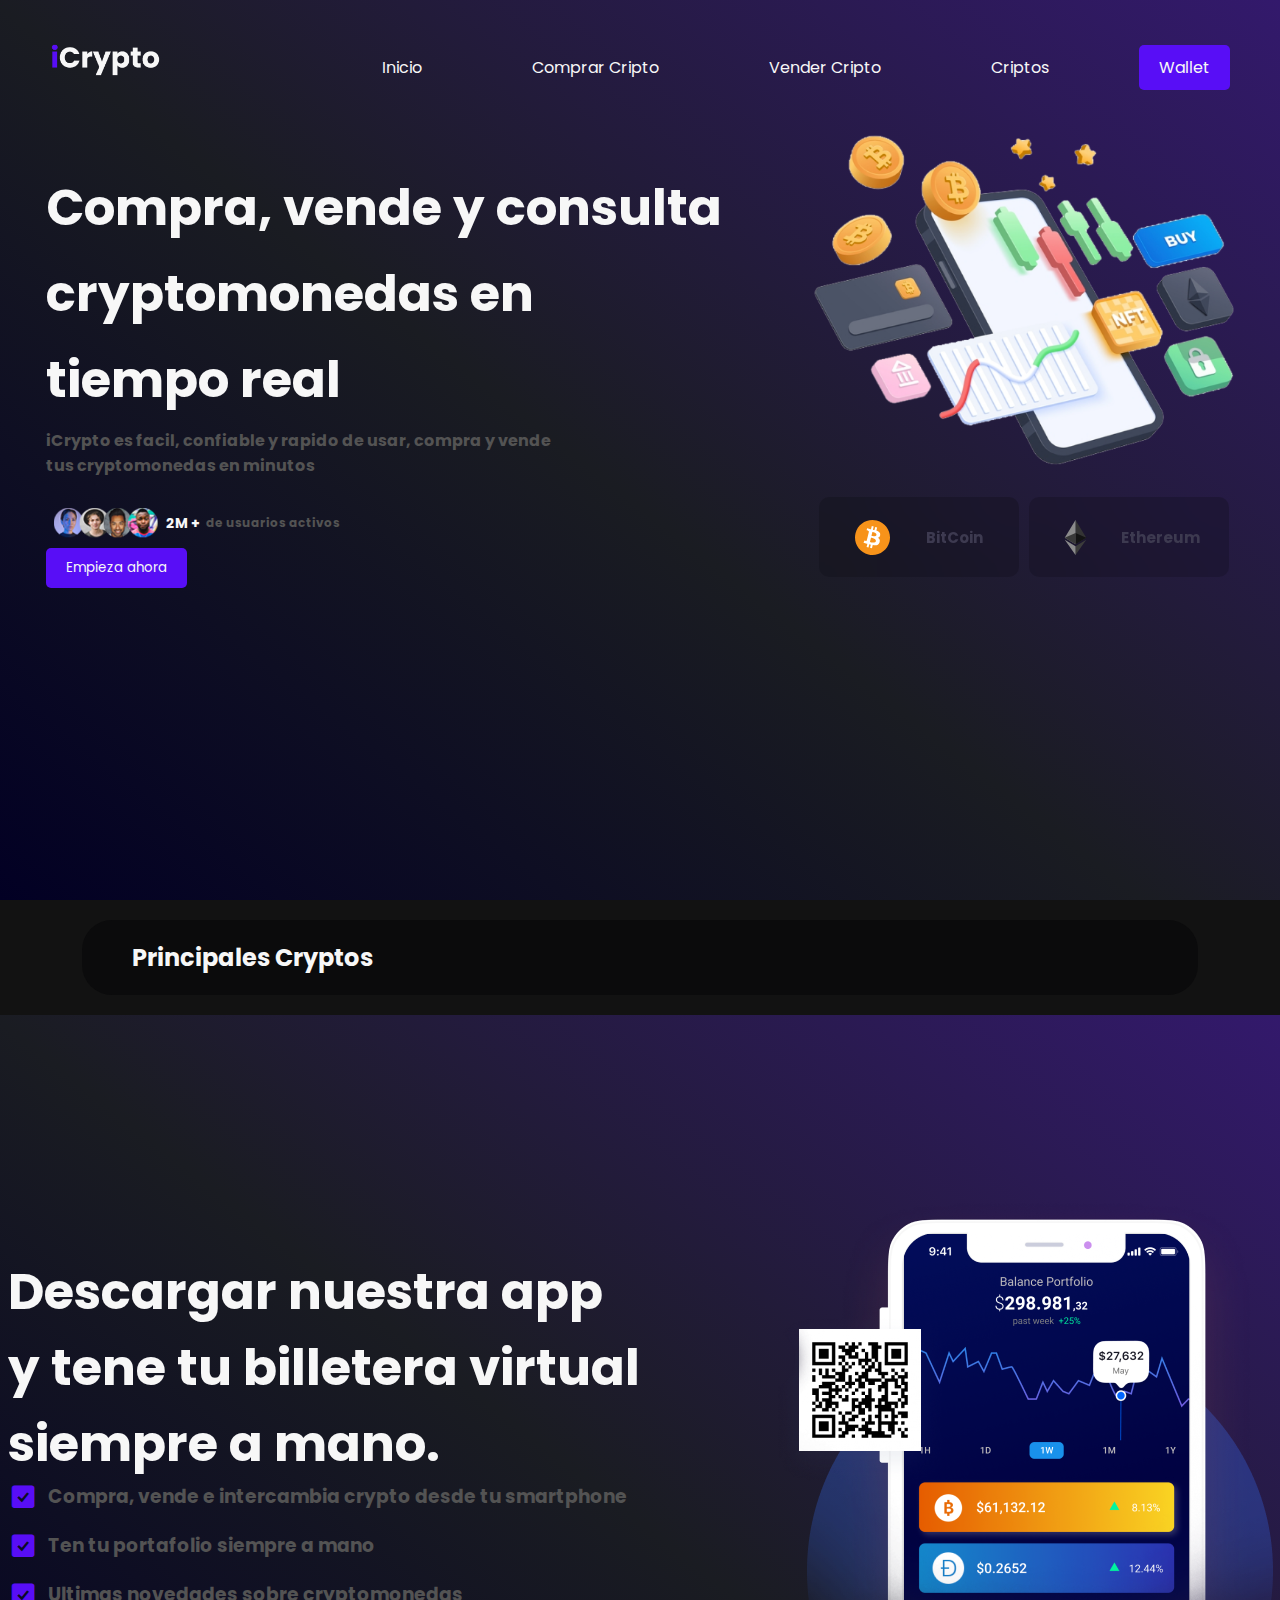
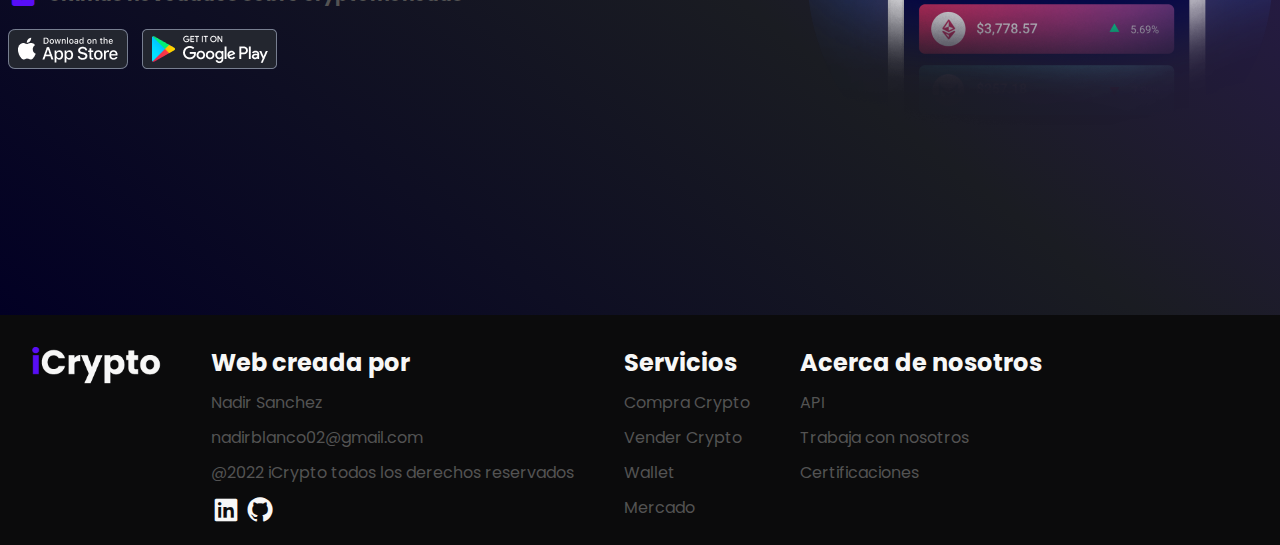
<file: index.html>
<!DOCTYPE html>
<html lang="en">
<head>
    <meta charset="UTF-8">
    <meta http-equiv="X-UA-Compatible" content="IE=edge">
    <meta name="viewport" content="width=device-width, initial-scale=1.0">
    <link rel="preconnect" href="https://fonts.googleapis.com">
    <link rel="preconnect" href="https://fonts.gstatic.com" crossorigin>
    <link href="https://fonts.googleapis.com/css2?family=Poppins:wght@200;300;400;600&display=swap" rel="stylesheet">
    <link href='https://unpkg.com/boxicons@2.1.2/css/boxicons.min.css' rel='stylesheet'>
    <link rel="stylesheet" href="https://cdnjs.cloudflare.com/ajax/libs/animate.css/4.1.1/animate.min.css"/>
    <link rel="shortcut icon" href="./assets/img/favicon.jpg" type="image/x-icon">
    <link rel="stylesheet" href="./css/styles.css">
    <title>iCrypto</title>
</head>
<body>
    
    <div class="barraMobileOculta ocultarDesktop" id="barra">
        <i class='bx bxs-x-circle' style='color:#ffffff' id="cerrarNav"></i>
        <ul>
            <li ><a href="./index.html">Inicio</a></li>
            <li >Comprar Cripto</li>
            <li >Vender Cripto</li>
            <li ><a href="./pages/cryptos.html">Criptos</a></li>
            <li >Wallet</li>
        </ul>
    </div>  

    <header class="animate__animated">
        <nav class="animate__animated animate__fadeInDown">
            <a href="./index.html"><img src="./assets/img/logo.png" alt=""></a>
            
            <ul class="ocultarMobile">
                <li class="botonNav"><a href="./index.html">Inicio</a></li>
                <li class="botonNav">Comprar Cripto</li>
                <li class="botonNav">Vender Cripto</li>
                <li class="botonNav"><a href="./pages/cryptos.html">Criptos</a></li>
                <li class="botonWallet">Wallet</li>
            </ul>

            <i class='bx bx-menu ocultarDesktop' id="mostrarNav"></i>

        </nav>



        <div class="info">
            <div class="info2 animate__animated animate__fadeInLeft">
                <div class="">
                    <h2>
                        Compra, vende y consulta
                    </h2>
                    <h2>
                        cryptomonedas en
                    </h2>
                    <h2>
                        tiempo real
                    </h2>
                </div>
                <div>
                    <h4>
                        iCrypto es facil, confiable y rapido de usar, compra y vende <br> tus cryptomonedas en minutos
                    </h4>
                </div>
                <div>
                    <div class="users">
                        <img src="./assets/img/users.png" alt="">
                        <h3>2M +</h3>
                        <h4>de usuarios activos</h4>
                    </div>
                </div>
                <button class="boton"> <a href="./pages/cryptos.html">Empieza ahora</a> </button>
            </div>

            <div class="animate__animated animate__fadeInRight imagenCaja">

                <img class="imgBanner"  src="./assets/img/hero-banner.png" alt="">

                <div class="cajaCrypto">
                    <div class="caja">
                        <img src="./assets/img/1.svg" alt="">
                        <div>
                            <h2 id="bitCoin-price"></h2>
                            <h3>BitCoin</h3>
                        </div>
                    </div>
                    <div class="caja">
                        <img src="./assets/img/2.svg" alt="">
                        <div>
                            <h2 id="ethereum-price"></h2>
                            <h3>Ethereum</h3>
                        </div>
                    </div>
                </div>

            </div>
            

        </div>  

    </header>

    <section class="market">




            <div  class="cryptos" id="cryptos">
                <h2>
                    Principales Cryptos
                </h2>



            </div>


    </section>

    <section class="app">

        <div class="infoApp" data-aos="fade-right">
            <h2>
                Descargar nuestra app <br>
                y tene tu billetera virtual <br>
                siempre a mano.
            </h2>
            <div class="infoDos-app">
                <i class='bx bxs-check-square'></i>
                <h3>
                    Compra, vende e intercambia crypto desde tu smartphone
                </h3>
            </div>
            <div class="infoDos-app">
                <i class='bx bxs-check-square'></i>
                <h3>
                    Ten tu portafolio siempre a mano
                </h3>
            </div>

            <div class="infoDos-app">
                <i class='bx bxs-check-square'></i>
                <h3>
                    Ultimas novedades sobre cryptomonedas
                </h3>
            </div>

            <div>
                <img src="./assets/img/appstore.png" alt="">
                <img src="./assets/img/googleplay.png" alt="">
            </div>
        </div>

        <div class="imgApp">
            <img src="./assets/img/app-banner.png" alt="">
        </div>

    </section>


    <footer>
        <img src="./assets/img/logo.png" alt="">
        <div class="contacto">
            <ul>
                <h2>Web creada por</h2>
                <li>Nadir Sanchez</li>
                <li>nadirblanco02@gmail.com</li>
                <li>@2022 iCrypto todos los derechos reservados</li>
            </ul>
            <div class="redes">
                <a href="https://www.linkedin.com/in/nadirsanchez/"><i class='bx bxl-linkedin-square'></i></a>   
                <a href="https://github.com/nasanchez7"><i class='bx bxl-github'></i></a>    
            </div>
        </div>
        <div class="servicios">
            <ul>
                <h2>Servicios</h2>
                <li>Compra Crypto</li>
                <li>Vender Crypto</li>
                <li>Wallet</li>
                <li><a href="./pages/cryptos.html">Mercado</a></li>
            </ul>
        </div>
        <div class="acercaDe">
            <ul>
                <h2>Acerca de nosotros</h2>
                <li><a href="https://docs.coincap.io/">API</a></li>
                <li>Trabaja con nosotros</li>
                <li>Certificaciones</li>
            </ul>
        </div>
    </footer>

    <script src="./assets/JS/app.js" type="module"></script> 
</body>
</html>
</file>
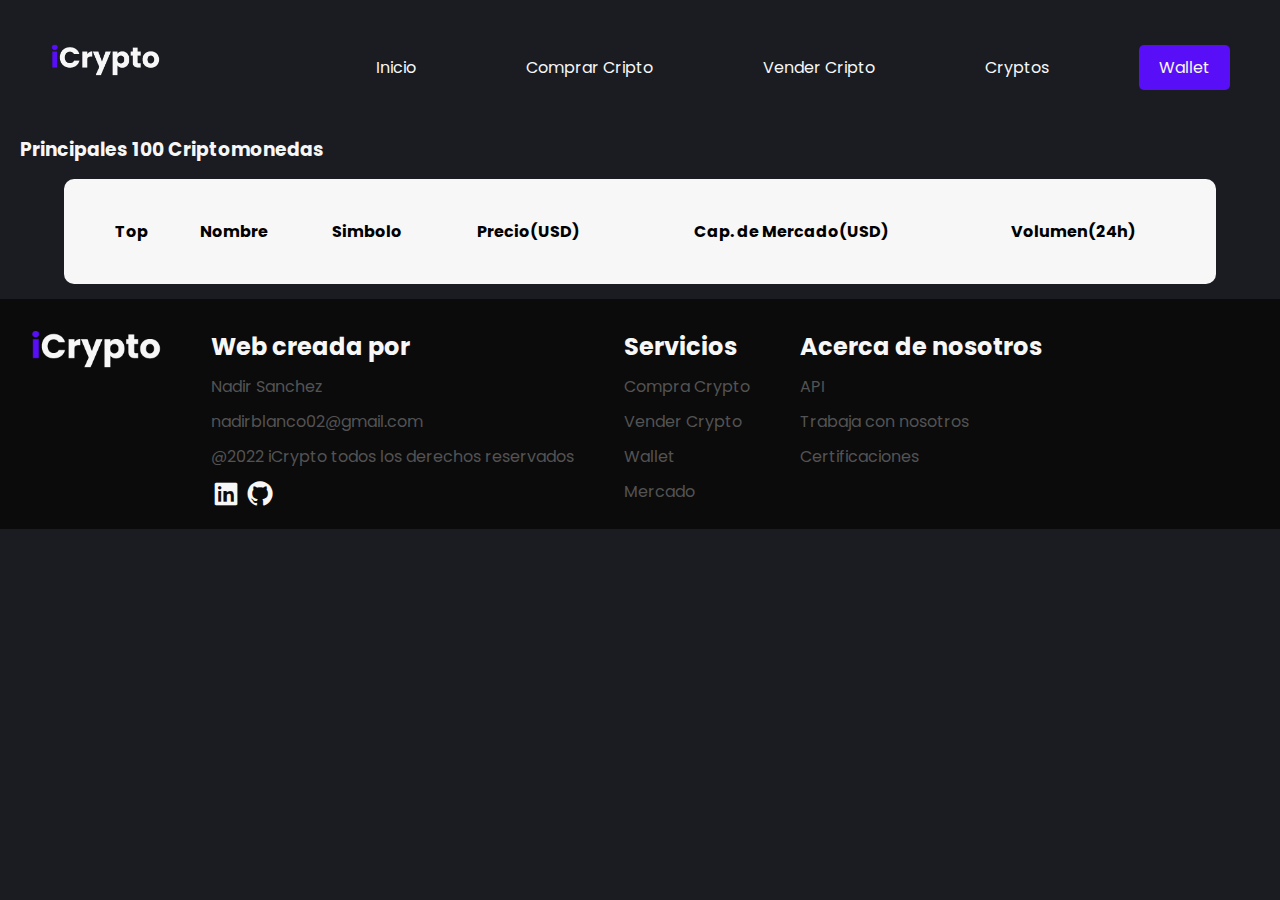
<file: pages/cryptos.html>
<!DOCTYPE html>
<html lang="en">
<head>
    <meta charset="UTF-8">
    <meta http-equiv="X-UA-Compatible" content="IE=edge">
    <meta name="viewport" content="width=device-width, initial-scale=1.0">
    <link rel="preconnect" href="https://fonts.googleapis.com">
    <link rel="preconnect" href="https://fonts.gstatic.com" crossorigin>
    <link href="https://fonts.googleapis.com/css2?family=Poppins:wght@200;300;400;600&display=swap" rel="stylesheet">
    <link href='https://unpkg.com/boxicons@2.1.2/css/boxicons.min.css' rel='stylesheet'>
    <link rel="stylesheet" href="https://cdnjs.cloudflare.com/ajax/libs/animate.css/4.1.1/animate.min.css"/>
    <link rel="shortcut icon" href="../assets/img/favicon.jpg" type="image/x-icon">
    <link rel="stylesheet" href="../css/styles.css">
    <title>Cryptos</title>
</head>
<body class="fondoCryptos">

    <div class="barraMobileOculta ocultarDesktop" id="barra">
        <i class='bx bxs-x-circle' style='color:#ffffff' id="cerrarNav"></i>
        <ul>
            <li ><a href="../index.html">Inicio</a></li>
            <li >Comprar Cripto</li>
            <li >Vender Cripto</li>
            <li >Criptos</li>
            <li >Wallet</li>
        </ul>
    </div>  

    <nav class="animate__animated animate__fadeInDown">

        <a href="../index.html"><img src="../assets/img/logo.png" alt=""></a>

        <ul class="ocultarMobile">
            <li class="botonNav"><a href="../index.html">Inicio</a></li>
            <li class="botonNav">Comprar Cripto</li>
            <li class="botonNav">Vender Cripto</li>
            <li class="botonNav"><a href="./pages/cryptos.html">Cryptos</a></li>
            <li class="botonWallet">Wallet</li>
        </ul>

        <i class='bx bx-menu ocultarDesktop' id="mostrarNav"></i>

    </nav>

    <h3>Principales 100 Criptomonedas</h3>
    <div class="cryptosContenedor">
        

        <table class="criptos" cellspacing="20">

            <tbody id="tablaCripto">

              <tr class="detalleCrypto">
                <th>Top</th>
                <th>Nombre</th>
                <th>Simbolo</th>
                <th>Precio(USD)</th>
                <th>Cap. de Mercado(USD)</th>
                <th>Volumen(24h)</th>
              </tr>



            </tbody>
          </table>


    </div>






    <footer>
        <img src="../assets/img/logo.png" alt="">
        <div class="contacto">
            <ul>
                <h2>Web creada por</h2>
                <li>Nadir Sanchez</li>
                <li>nadirblanco02@gmail.com</li>
                <li>@2022 iCrypto todos los derechos reservados</li>
            </ul>
            <div class="redes">
                <a href="https://www.linkedin.com/in/nadirsanchez/"><i class='bx bxl-linkedin-square'></i></a>   
                <a href="https://github.com/nasanchez7"><i class='bx bxl-github'></i></a>    
            </div>
        </div>
        <div class="servicios">
            <ul>
                <h2>Servicios</h2>
                <li>Compra Crypto</li>
                <li>Vender Crypto</li>
                <li>Wallet</li>
                <li>Mercado</li>
            </ul>
        </div>
        <div class="acercaDe">
            <ul>
                <h2>Acerca de nosotros</h2>
                <li><a href="https://docs.coincap.io/">API</a></li>
                <li>Trabaja con nosotros</li>
                <li>Certificaciones</li>
            </ul>
        </div>
    </footer>


    <script src="../assets/JS/cryptos.js" type="module"></script> 
</body>
</html>
</file>
<file: css/styles.css>
.botonWallet {
  list-style-type: none;
  background-color: #580EF6;
  padding: 10px 20px;
  border-radius: 5px;
  margin-left: 70px;
  color: #F7F7F7;
  cursor: pointer;
}

.botonWallet:hover {
  transition: 0.3s;
  background-color: #290e63;
}

.botonNav {
  list-style-type: none;
  padding: 10px 20px;
  margin-left: 70px;
  color: #F7F7F7;
  cursor: pointer;
}

.botonNav:hover {
  background-color: #580EF6;
  transition: 0.3s;
  padding: 10px 20px;
  border-radius: 5px;
}

.boton {
  background-color: #580EF6;
  padding: 10px 20px;
  border-radius: 5px;
  color: #F7F7F7;
  cursor: pointer;
  border: none;
  font-family: "Poppins", sans-serif;
}
.boton a {
  text-decoration: none;
  color: #F7F7F7;
}

.boton:hover {
  transition: 0.3s;
  background-color: #290e63;
}

.botonDos {
  padding: 10px 15px;
  background-color: rgba(0, 0, 0, 0);
  color: #F7F7F7;
  border: 1px solid #F7F7F7;
  border-radius: 10px;
  cursor: pointer;
}

.info {
  height: 85vh;
  display: flex;
  flex-wrap: wrap;
  justify-content: space-around;
}
.info .info2 {
  margin-top: 35px;
}
.info .info2 h2 {
  color: #F7F7F7;
  font-size: 50px;
  margin-bottom: 10px;
}
.info .info2 h4 {
  color: rgb(83, 83, 83);
  margin-bottom: 20px;
}
.info img {
  height: 330px;
}
.info img:hover {
  transform: scale(1.1);
  transition: 3s;
}
.info .users {
  display: flex;
  width: 300px;
  height: 50px;
  align-items: center;
}
.info .users h3 {
  font-size: 14px;
  text-align: center;
  margin-right: 6px;
  color: #F7F7F7;
}
.info .users h4 {
  font-size: 12px;
  text-align: center;
  margin: 0;
}
.info .users img {
  height: 30px;
}

.market {
  background-color: #121212;
  display: flex;
  flex-direction: column;
  justify-content: space-around;
  align-items: center;
  padding: 20px;
}
.market h2 {
  color: #F7F7F7;
  padding-left: 30px;
}
.market .cryptos {
  width: 90%;
  height: auto;
  background-color: #0B0B0C;
  border-radius: 30px;
  display: flex;
  flex-direction: column;
  justify-content: space-evenly;
  padding: 20px;
}
.market .cryptos .crypto {
  background: rgba(0, 0, 0, 0.17);
  backdrop-filter: blur(20px);
  -webkit-backdrop-filter: blur(20px);
  padding: 10px;
  border-radius: 10px;
  display: flex;
  align-items: center;
  justify-content: space-around;
  margin-top: 15px;
}
.market .cryptos .crypto h3 {
  color: #F7F7F7;
}
.market .cryptos .crypto:hover {
  background: rgba(0, 0, 0, 0.4);
  transition: 0.5s;
}

.cajaCrypto {
  display: flex;
  justify-content: space-around;
}
.cajaCrypto .caja {
  margin-top: 25px;
  width: 200px;
  height: 80px;
  border-radius: 10px;
  background: rgba(0, 0, 0, 0.17);
  backdrop-filter: blur(20px);
  -webkit-backdrop-filter: blur(20px);
  display: flex;
  justify-content: space-evenly;
  align-items: center;
}
.cajaCrypto .caja h2 {
  color: #F7F7F7;
  font-size: 20px;
}
.cajaCrypto .caja h3 {
  color: #3D3A50;
  font-size: 15px;
}
.cajaCrypto .caja img {
  width: 35px;
  height: 35px;
}
.cajaCrypto .caja:hover {
  background: rgba(0, 0, 0, 0.4);
  transition: 0.5s;
}

.app {
  display: flex;
  align-items: center;
  justify-content: space-around;
  height: 100vh;
  background: rgb(2, 0, 36);
  background: linear-gradient(38deg, rgb(2, 0, 36) 0%, rgb(26, 28, 34) 47%, rgb(51, 25, 108) 100%);
}
.app .infoApp h2 {
  color: #F7F7F7;
  font-size: 50px;
}
.app .infoApp h3 {
  color: rgb(83, 83, 83);
  margin-bottom: 20px;
}
.app .infoApp img {
  cursor: pointer;
  margin-right: 10px;
}
.app .infoApp .infoDos-app {
  display: flex;
}
.app .infoApp .infoDos-app i {
  color: #580EF6;
  font-size: 30px;
  margin-right: 10px;
}

header {
  height: 100vh;
  background: rgb(2, 0, 36);
  background: linear-gradient(38deg, rgb(2, 0, 36) 0%, rgb(26, 28, 34) 47%, rgb(51, 25, 108) 100%);
}

nav {
  display: flex;
  height: 15vh;
  align-items: center;
  justify-content: space-between;
  padding: 50px;
}
nav img {
  width: 110px;
  cursor: pointer;
}
nav ul {
  display: flex;
  align-items: center;
}
nav a {
  text-decoration: none;
  color: #F7F7F7;
}

.ocultarDesktop {
  display: none;
}

footer {
  height: 230px;
  background-color: #0B0B0C;
  display: flex;
  padding: 30px;
}
footer .contacto {
  margin-left: 50px;
}
footer .contacto h2 {
  color: #F7F7F7;
}
footer .contacto li {
  list-style-type: none;
  color: rgb(83, 83, 83);
  margin-top: 10px;
  cursor: pointer;
}
footer .contacto li:hover {
  color: rgb(114, 114, 114);
  transition: 0.3s;
}
footer .contacto i {
  color: #F7F7F7;
  font-size: 30px;
  margin-top: 10px;
  cursor: pointer;
}
footer .contacto i:hover {
  color: rgb(83, 83, 83);
  transition: 0.3s;
}
footer .servicios {
  margin-left: 50px;
}
footer .servicios h2 {
  color: #F7F7F7;
}
footer .servicios li {
  list-style-type: none;
  color: rgb(83, 83, 83);
  margin-top: 10px;
  cursor: pointer;
}
footer .servicios li a {
  text-decoration: none;
  color: rgb(83, 83, 83);
}
footer .servicios li a:hover {
  color: rgb(114, 114, 114);
  transition: 0.3s;
}
footer .servicios li:hover {
  color: rgb(114, 114, 114);
  transition: 0.3s;
}
footer img {
  height: 50px;
}
footer .acercaDe {
  margin-left: 50px;
}
footer .acercaDe h2 {
  color: #F7F7F7;
}
footer .acercaDe li {
  list-style-type: none;
  color: rgb(83, 83, 83);
  margin-top: 10px;
  cursor: pointer;
}
footer .acercaDe li a {
  text-decoration: none;
  color: rgb(83, 83, 83);
}
footer .acercaDe li a:hover {
  color: rgb(114, 114, 114);
  transition: 0.3s;
}
footer .acercaDe li:hover {
  color: rgb(114, 114, 114);
  transition: 0.3s;
}

.fondoCryptos {
  background-color: #1A1C22;
}
.fondoCryptos h3 {
  color: #F7F7F7;
  margin-left: 20px;
}

.cryptosContenedor {
  display: flex;
  flex-direction: column;
  align-items: center;
}
.cryptosContenedor table {
  background-color: #F7F7F7;
  border-radius: 10px;
  margin-top: 15px;
  margin-bottom: 15px;
  width: 90%;
  padding: 20px;
}
.cryptosContenedor table .infoCrypto {
  padding: 20px;
  background-color: rgba(230, 230, 230, 0.164);
}
.cryptosContenedor table .infoCrypto td {
  text-align: center;
}

@media screen and (max-width: 480px) {
  .info {
    padding: 0px;
    width: 100%;
    justify-content: start;
    align-items: center;
  }
  .info .imgBanner {
    display: none;
  }
  .info .info2 h2 {
    font-size: 35px;
  }
  .info .imagenCaja {
    width: 100%;
  }
  .info .cajaCrypto {
    display: none;
  }
  .market .cryptos {
    width: 100%;
  }
  .market .cryptos .crypto h3 {
    font-size: 10px;
  }
  .app {
    flex-wrap: wrap;
  }
  .app .infoApp h2 {
    font-size: 40px;
  }
  .app .infoApp .infoDos-app h3 {
    font-size: 15px;
  }
  .app .imgApp {
    display: none;
  }
  footer {
    flex-wrap: wrap;
    height: auto;
  }
  nav {
    overflow: hidden;
    width: 100%;
  }
  nav img {
    width: 80px;
  }
  nav .ocultarMobile {
    display: none;
  }
  nav .ocultarDesktop {
    display: unset;
  }
  nav i {
    font-size: 30px;
    color: #F7F7F7;
    margin-left: 90px;
  }
  .barraMobileOculta {
    width: 100%;
    height: 100%;
    position: fixed;
    left: -100vh;
    display: flex;
    flex-direction: column;
    align-items: center;
    background-color: rgba(0, 0, 0, 0.932);
    z-index: 10;
    transition: 0.5s;
  }
  .barraMobileOculta i {
    font-size: 25px;
    margin-top: 30px;
  }
  .barraMobileOculta ul {
    list-style-type: none;
    display: flex;
    flex-direction: column;
    justify-content: space-around;
    height: 80%;
  }
  .barraMobileOculta ul li {
    color: #F7F7F7;
  }
  .barraMobileOculta ul li a {
    text-decoration: none;
    color: #F7F7F7;
  }
  .barraMobileVisible {
    transition: 0.5s;
    left: 0vh;
  }
  .cryptosContenedor {
    align-items: flex-start;
    overflow: hidden;
    overflow-x: scroll;
  }
}
* {
  margin: 0;
  padding: 0;
  box-sizing: border-box;
}

body {
  font-family: "Poppins", sans-serif;
}/*# sourceMappingURL=styles.css.map */
</file>
